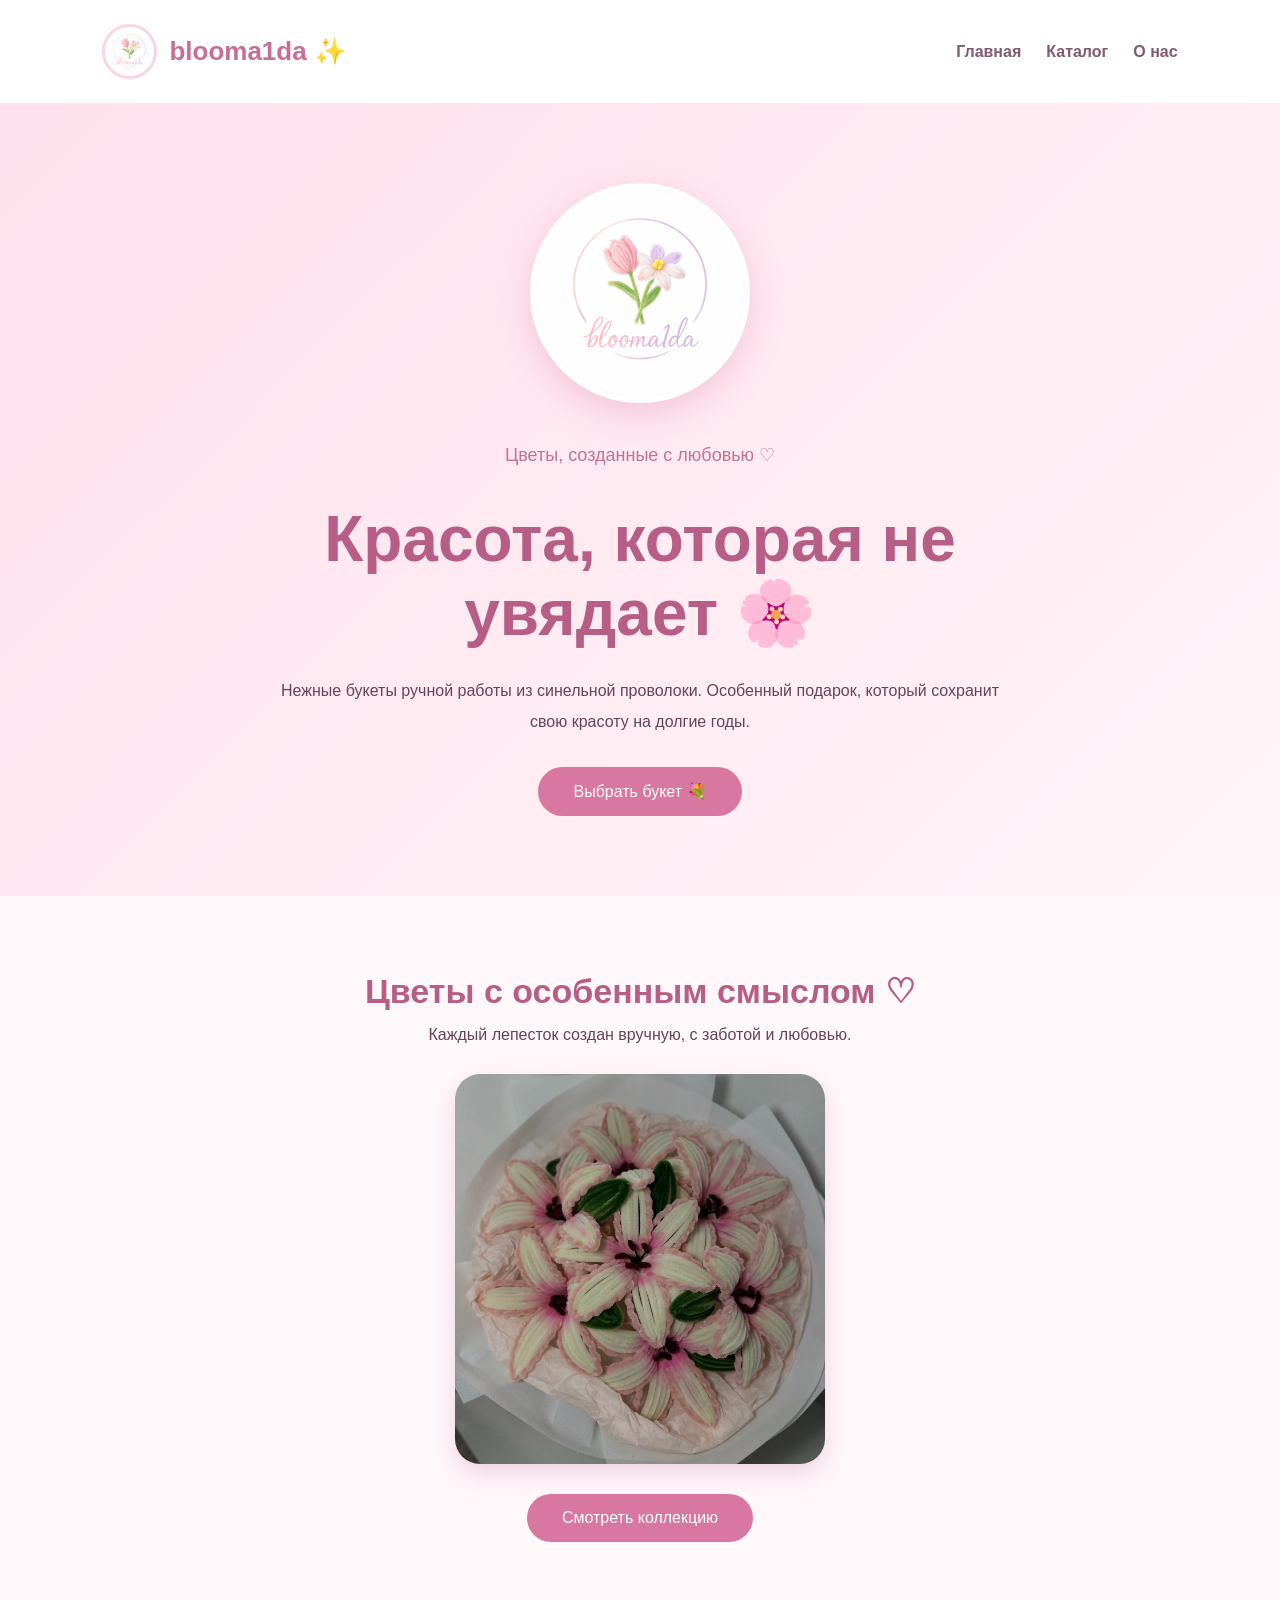
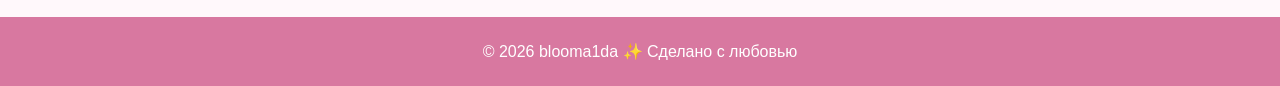
<file: index.html>
<!DOCTYPE html>
<html lang="ru">
<head>
    <meta charset="UTF-8">
    <meta name="viewport" content="width=device-width, initial-scale=1.0">
    <title>blooma1da | Главная</title>
    <link rel="stylesheet" href="static/style.css">
</head>
<body>

<header>
    <a href="index.html" class="brand">
        <img src="static/images/logo.png.png" alt="blooma1da" class="header-logo">
        <span>blooma1da ✨</span>
    </a>
    <nav>
        <a href="index.html">Главная</a>
        <a href="catalog.html">Каталог</a>
        <a href="about.html">О нас</a>
    </nav>
</header>

<section class="hero">
    <div class="hero-content">
        <img src="static/images/logo.png.png"
     alt="Логотип blooma1da"
     class="brand-logo">
        <p class="subtitle">Цветы, созданные с любовью ♡</p>
        <h2>Красота, которая не увядает 🌸</h2>
        <p>
            Нежные букеты ручной работы из синельной проволоки.
            Особенный подарок, который сохранит свою красоту
            на долгие годы.
        </p>
        <a href="catalog.html" class="btn">Выбрать букет 💐</a>
    </div>
</section>

<section class="home-feature">
    <h2>Цветы с особенным смыслом ♡</h2>
    <p>Каждый лепесток создан вручную, с заботой и любовью.</p>
    <img src="static/images/bouquet1.jpg" alt="Букет blooma1da">
    <p><a href="catalog.html" class="btn">Смотреть коллекцию</a></p>
</section>

<footer>
    <p>© 2026 blooma1da ✨ Сделано с любовью</p>
</footer>

</body>
</html>
</file>
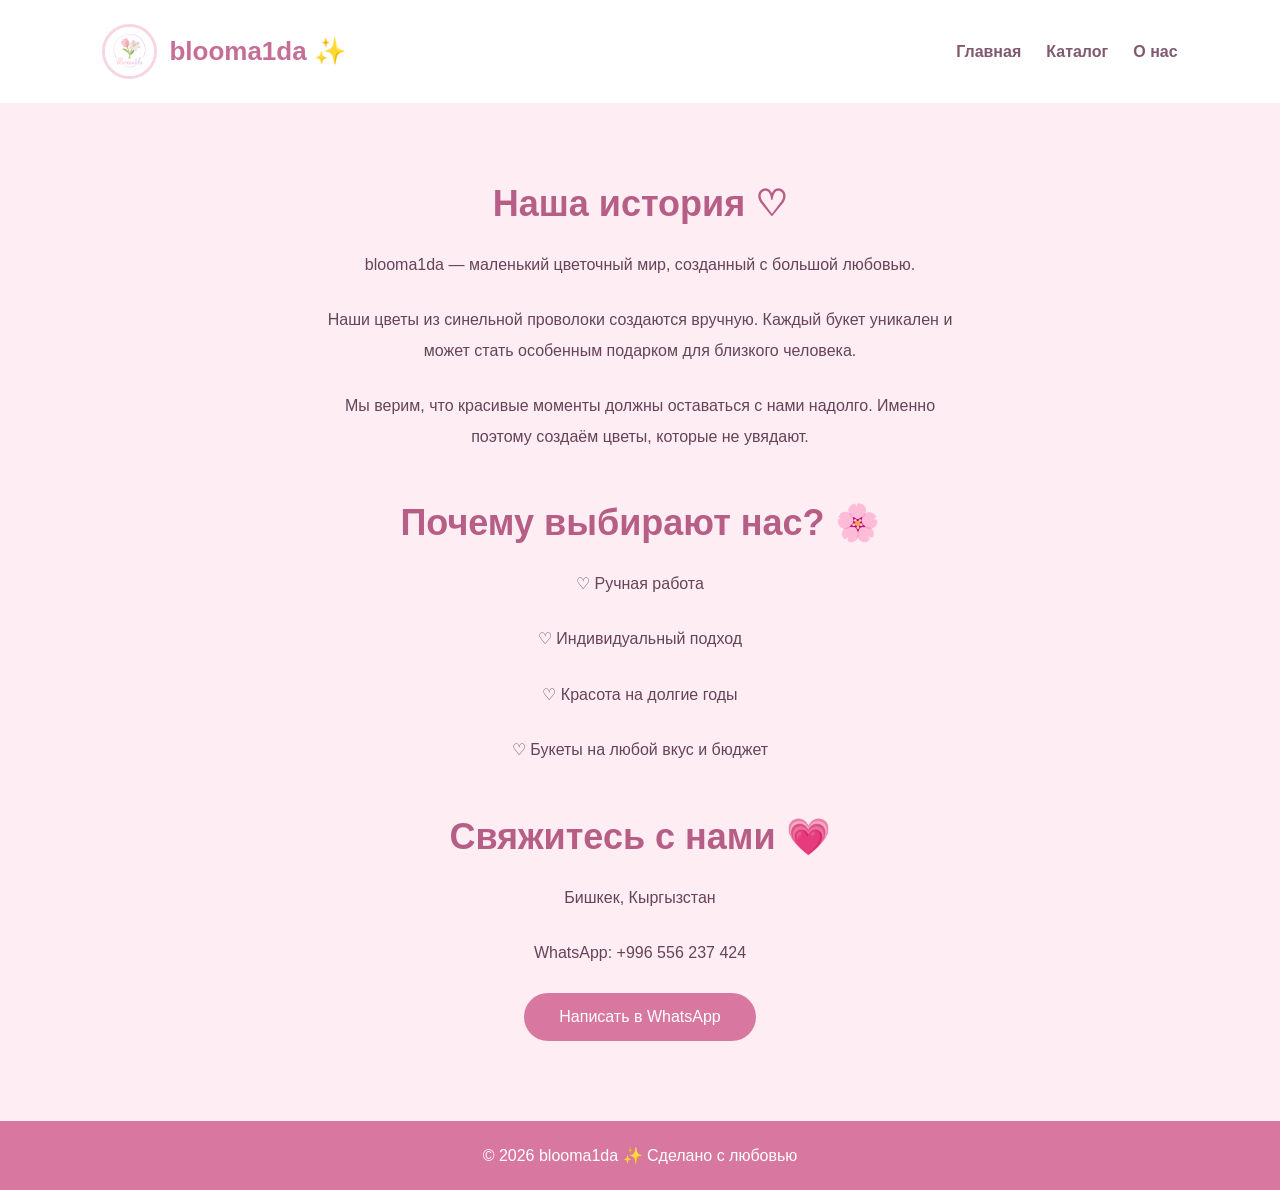
<file: about.html>
<!DOCTYPE html>
<html lang="ru">
<head>
    <meta charset="UTF-8">
    <meta name="viewport" content="width=device-width, initial-scale=1.0">
    <title>blooma1da | О нас</title>
    <link rel="stylesheet" href="static/style.css">
</head>
<body>

<header>
    <a href="index.html" class="brand">
    <img src="static/images/logo.png.png"
         alt="blooma1da"
         class="header-logo">
    <span>blooma1da ✨</span>
</a>
    <nav>
        <a href="index.html">Главная</a>
        <a href="catalog.html">Каталог</a>
        <a href="about.html">О нас</a>
    </nav>
</header>

<section class="about about-page">
    <h2>Наша история ♡</h2>
    <p>
        blooma1da — маленький цветочный мир,
        созданный с большой любовью.
    </p>
    <p>
        Наши цветы из синельной проволоки создаются вручную.
        Каждый букет уникален и может стать особенным
        подарком для близкого человека.
    </p>
    <p>
        Мы верим, что красивые моменты должны оставаться
        с нами надолго. Именно поэтому создаём цветы,
        которые не увядают.
    </p>

    <h2>Почему выбирают нас? 🌸</h2>
    <p>♡ Ручная работа</p>
    <p>♡ Индивидуальный подход</p>
    <p>♡ Красота на долгие годы</p>
    <p>♡ Букеты на любой вкус и бюджет</p>

    <h2>Свяжитесь с нами 💗</h2>
    <p>Бишкек, Кыргызстан</p>
    <p>WhatsApp: +996 556 237 424</p>
    <a class="btn" href="https://wa.me/996556237424"
       target="_blank" rel="noopener noreferrer">
        Написать в WhatsApp
    </a>
</section>

<footer>
    <p>© 2026 blooma1da ✨ Сделано с любовью</p>
</footer>

</body>
</html>
</file>
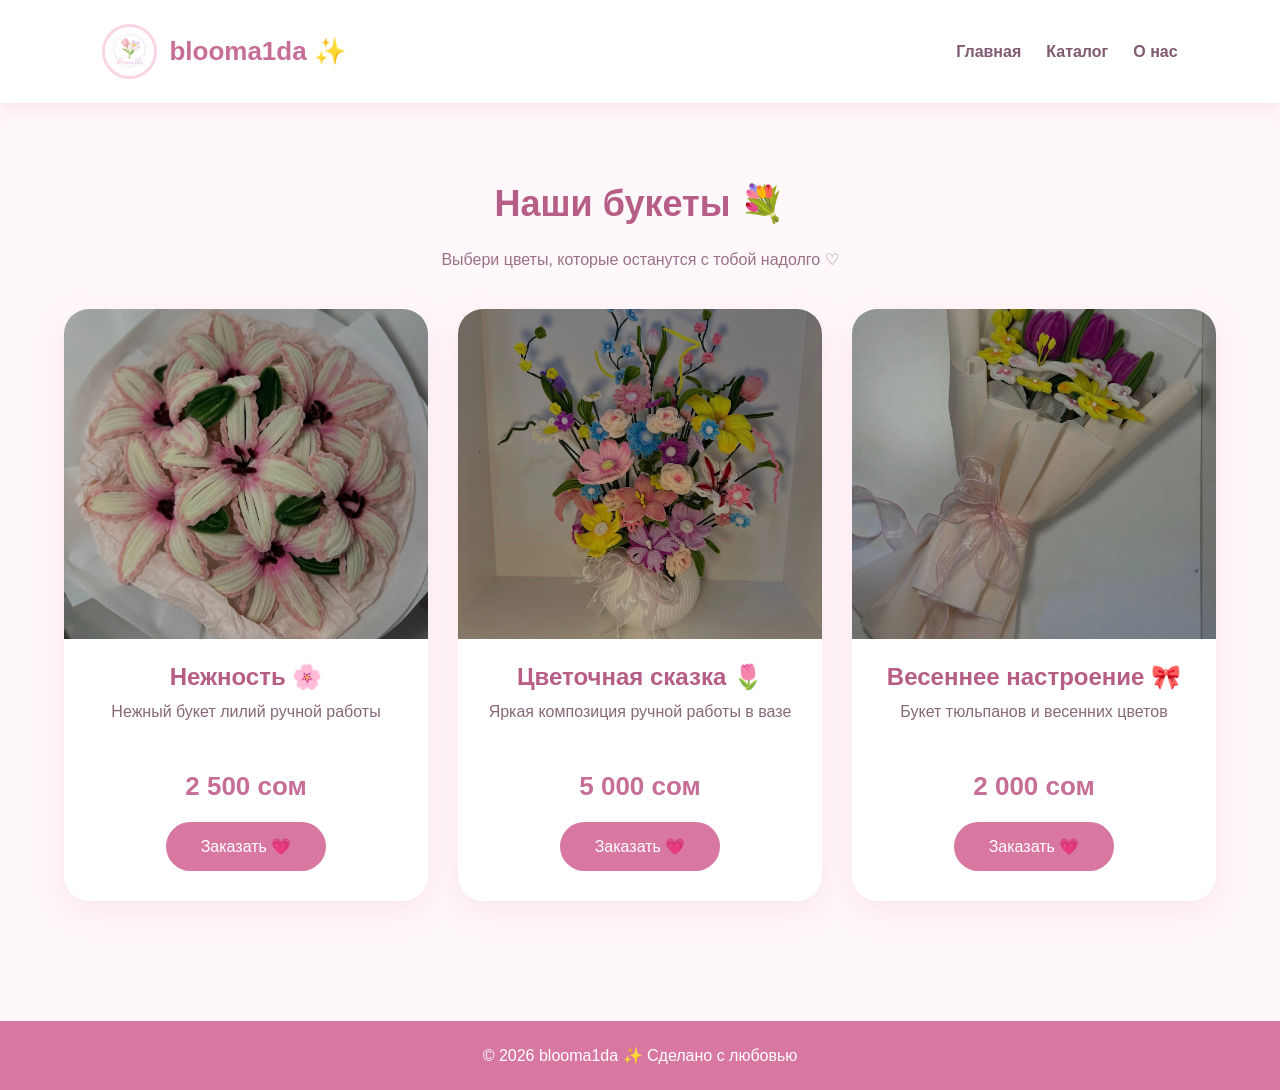
<file: catalog.html>
<!DOCTYPE html>
<html lang="ru">
<head>
    <meta charset="UTF-8">
    <meta name="viewport" content="width=device-width, initial-scale=1.0">
    <title>blooma1da | Каталог</title>
    <link rel="stylesheet" href="static/style.css">
</head>
<body>

<header>
    <a href="index.html" class="brand">
    <img src="static/images/logo.png.png"
         alt="blooma1da"
         class="header-logo">
    <span>blooma1da ✨</span>
</a>
    <nav>
        <a href="index.html">Главная</a>
        <a href="catalog.html">Каталог</a>
        <a href="about.html">О нас</a>
    </nav>
</header>

<section class="catalog">
    <h2>Наши букеты 💐</h2>
    <p class="catalog-subtitle">
        Выбери цветы, которые останутся с тобой надолго ♡
    </p>

    <div class="products">

        <div class="product-card">
            <img src="static/images/bouquet1.jpg" alt="Букет лилий">
            <h3>Нежность 🌸</h3>
            <p>Нежный букет лилий ручной работы</p>
            <div class="price">2 500 сом</div>
            <a class="order-btn"
               href="https://wa.me/996556237424?text=Здравствуйте!%20Хочу%20заказать%20букет%20Нежность%20за%202500%20сом"
               target="_blank" rel="noopener noreferrer">
                Заказать 💗
            </a>
        </div>

        <div class="product-card">
            <img src="static/images/bouquet2.jpg" alt="Композиция в вазе">
            <h3>Цветочная сказка 🌷</h3>
            <p>Яркая композиция ручной работы в вазе</p>
            <div class="price">5 000 сом</div>
            <a class="order-btn"
               href="https://wa.me/996556237424?text=Здравствуйте!%20Хочу%20заказать%20композицию%20Цветочная%20сказка%20за%205000%20сом"
               target="_blank" rel="noopener noreferrer">
                Заказать 💗
            </a>
        </div>

        <div class="product-card">
            <img src="static/images/bouquet3.jpg" alt="Букет тюльпанов">
            <h3>Весеннее настроение 🎀</h3>
            <p>Букет тюльпанов и весенних цветов</p>
            <div class="price">2 000 сом</div>
            <a class="order-btn"
               href="https://wa.me/996556237424?text=Здравствуйте!%20Хочу%20заказать%20букет%20Весеннее%20настроение%20за%202000%20сом"
               target="_blank" rel="noopener noreferrer">
                Заказать 💗
            </a>
        </div>

    </div>
</section>

<footer>
    <p>© 2026 blooma1da ✨ Сделано с любовью</p>
</footer>

</body>
</html>
</file>
<file: static/style.css>
* {
    margin: 0;
    padding: 0;
    box-sizing: border-box;
}

html {
    scroll-behavior: smooth;
}

body {
    font-family: 'Segoe UI', sans-serif;
    background: #fff8fb;
    color: #654457;
}

header {
    background: #ffffff;
    padding: 24px 8%;
    display: flex;
    justify-content: space-between;
    align-items: center;
    gap: 20px;
    flex-wrap: wrap;
    box-shadow: 0 3px 18px #f7dce8;
}

header h1 {
    color: #c76e97;
    font-size: 30px;
}

nav {
    display: flex;
    gap: 25px;
    flex-wrap: wrap;
}

nav a {
    color: #805a70;
    text-decoration: none;
    font-weight: 600;
}

nav a:hover {
    color: #d878a0;
}

.hero {
    min-height: 75vh;
    background: linear-gradient(135deg, #ffe0ec, #fff5f9);
    display: flex;
    justify-content: center;
    align-items: center;
    padding: 80px 20px;
    text-align: center;
}

.hero-content {
    max-width: 750px;
}

.subtitle {
    color: #bf7396;
    font-size: 18px;
    margin-bottom: 20px;
}

.hero h2 {
    color: #b65e85;
    font-size: clamp(36px, 6vw, 64px);
    margin-bottom: 25px;
}

.hero p {
    line-height: 1.9;
    margin-bottom: 30px;
}

.btn, .order-btn {
    display: inline-block;
    background: #d878a0;
    color: white;
    padding: 15px 35px;
    border-radius: 30px;
    text-decoration: none;
    transition: 0.3s;
}

.btn:hover, .order-btn:hover {
    background: #b65e85;
    transform: translateY(-3px);
}

.home-feature {
    padding: 75px 20px;
    text-align: center;
}

.home-feature h2 {
    color: #b65e85;
    font-size: 34px;
    margin-bottom: 15px;
}

.home-feature img {
    display: block;
    width: min(100%, 370px);
    height: 390px;
    object-fit: cover;
    margin: 30px auto;
    border-radius: 25px;
    box-shadow: 0 10px 25px #eed2df;
}

.catalog {
    padding: 80px 5%;
    text-align: center;
}

.catalog h2, .about h2 {
    color: #b65e85;
    font-size: 36px;
    margin-bottom: 25px;
}

.catalog-subtitle {
    color: #9b7186;
    margin-bottom: 40px;
}

.products {
    display: grid;
    grid-template-columns: repeat(3, 1fr);
    gap: 30px;
    max-width: 1200px;
    margin: 40px auto;
}

.product-card {
    background: white;
    border-radius: 25px;
    overflow: hidden;
    padding-bottom: 30px;
    box-shadow: 0 10px 30px rgba(216,120,160,0.15);
    transition: 0.3s;
}

.product-card:hover {
    transform: translateY(-8px);
}

.product-card img {
    width: 100%;
    height: 330px;
    object-fit: cover;
}

.product-card h3 {
    color: #b65e85;
    font-size: 24px;
    margin: 20px 10px 12px;
}

.product-card p {
    color: #876878;
    padding: 0 18px;
    min-height: 48px;
}

.price {
    color: #c76e97;
    font-size: 26px;
    font-weight: bold;
    margin: 20px 0;
}

.about {
    background: #ffedf4;
    padding: 80px 20px;
    text-align: center;
}

.about-page {
    min-height: 75vh;
}

.about p {
    max-width: 650px;
    margin: 0 auto 25px;
    line-height: 1.9;
}

.about h2:not(:first-child) {
    margin-top: 50px;
}

footer {
    background: #d878a0;
    color: white;
    text-align: center;
    padding: 25px;
}

@media (max-width: 900px) {
    .products {
        grid-template-columns: repeat(2, 1fr);
    }
}

@media (max-width: 600px) {
    header {
        justify-content: center;
        text-align: center;
    }

    nav {
        justify-content: center;
        gap: 16px;
    }

    .products {
        grid-template-columns: 1fr;
    }

    .catalog {
        padding: 55px 18px;
    }

    .product-card img {
        height: 350px;
    }
}
/* Фирменная аватарка blooma1da */

.brand-logo {
    width: 220px;
    height: 220px;
    object-fit: cover;
    border-radius: 50%;
    border: 6px solid white;
    box-shadow: 0 12px 35px rgba(216, 120, 160, 0.3);
    display: block;
    margin: 0 auto 35px;
}

/* Логотип и название бренда в шапке на всех страницах */
.brand {
    display: flex;
    align-items: center;
    gap: 12px;
    color: #c76e97;
    text-decoration: none;
    font-size: 26px;
    font-weight: 700;
}
.header-logo {
    width: 55px;
    height: 55px;
    border-radius: 50%;
    object-fit: cover;
    border: 3px solid #f8d5e4;
    flex-shrink: 0;
}
@media (max-width: 600px) {
    .brand { font-size: 23px; }
}
</file>
